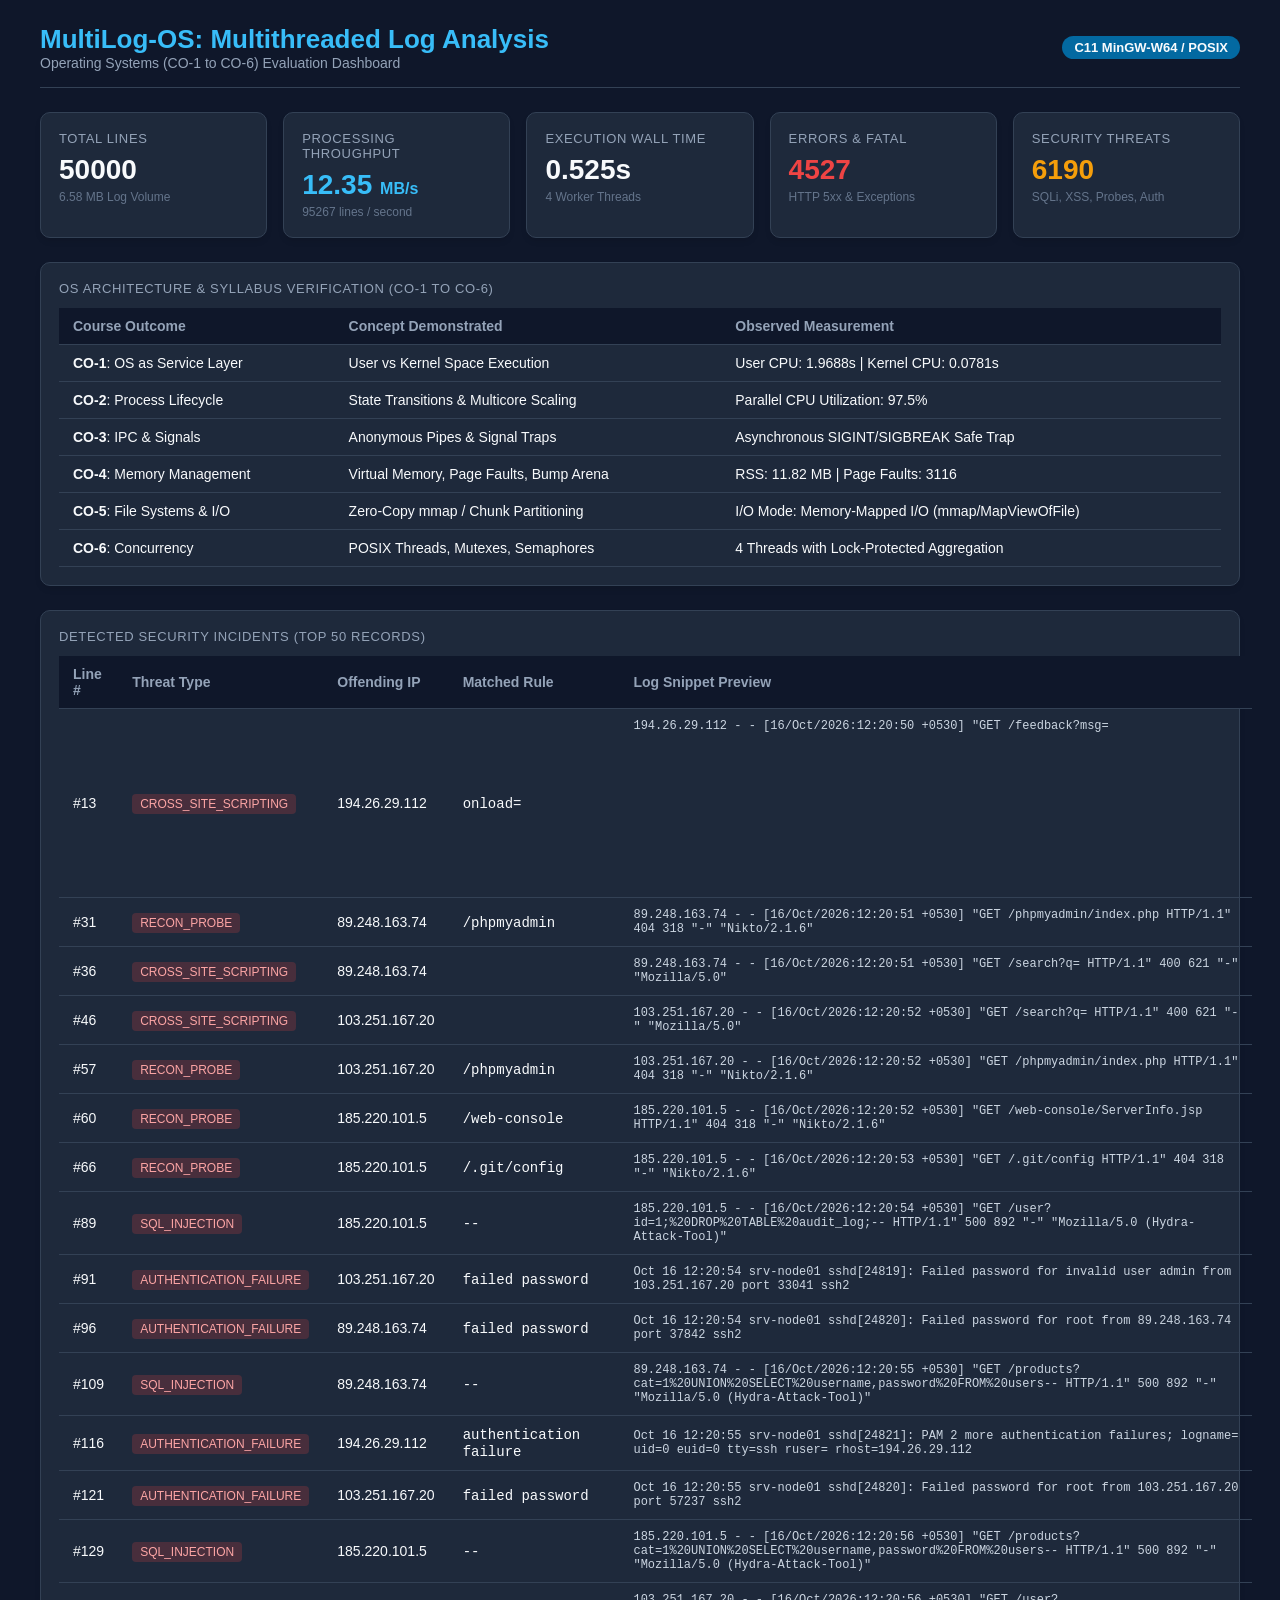
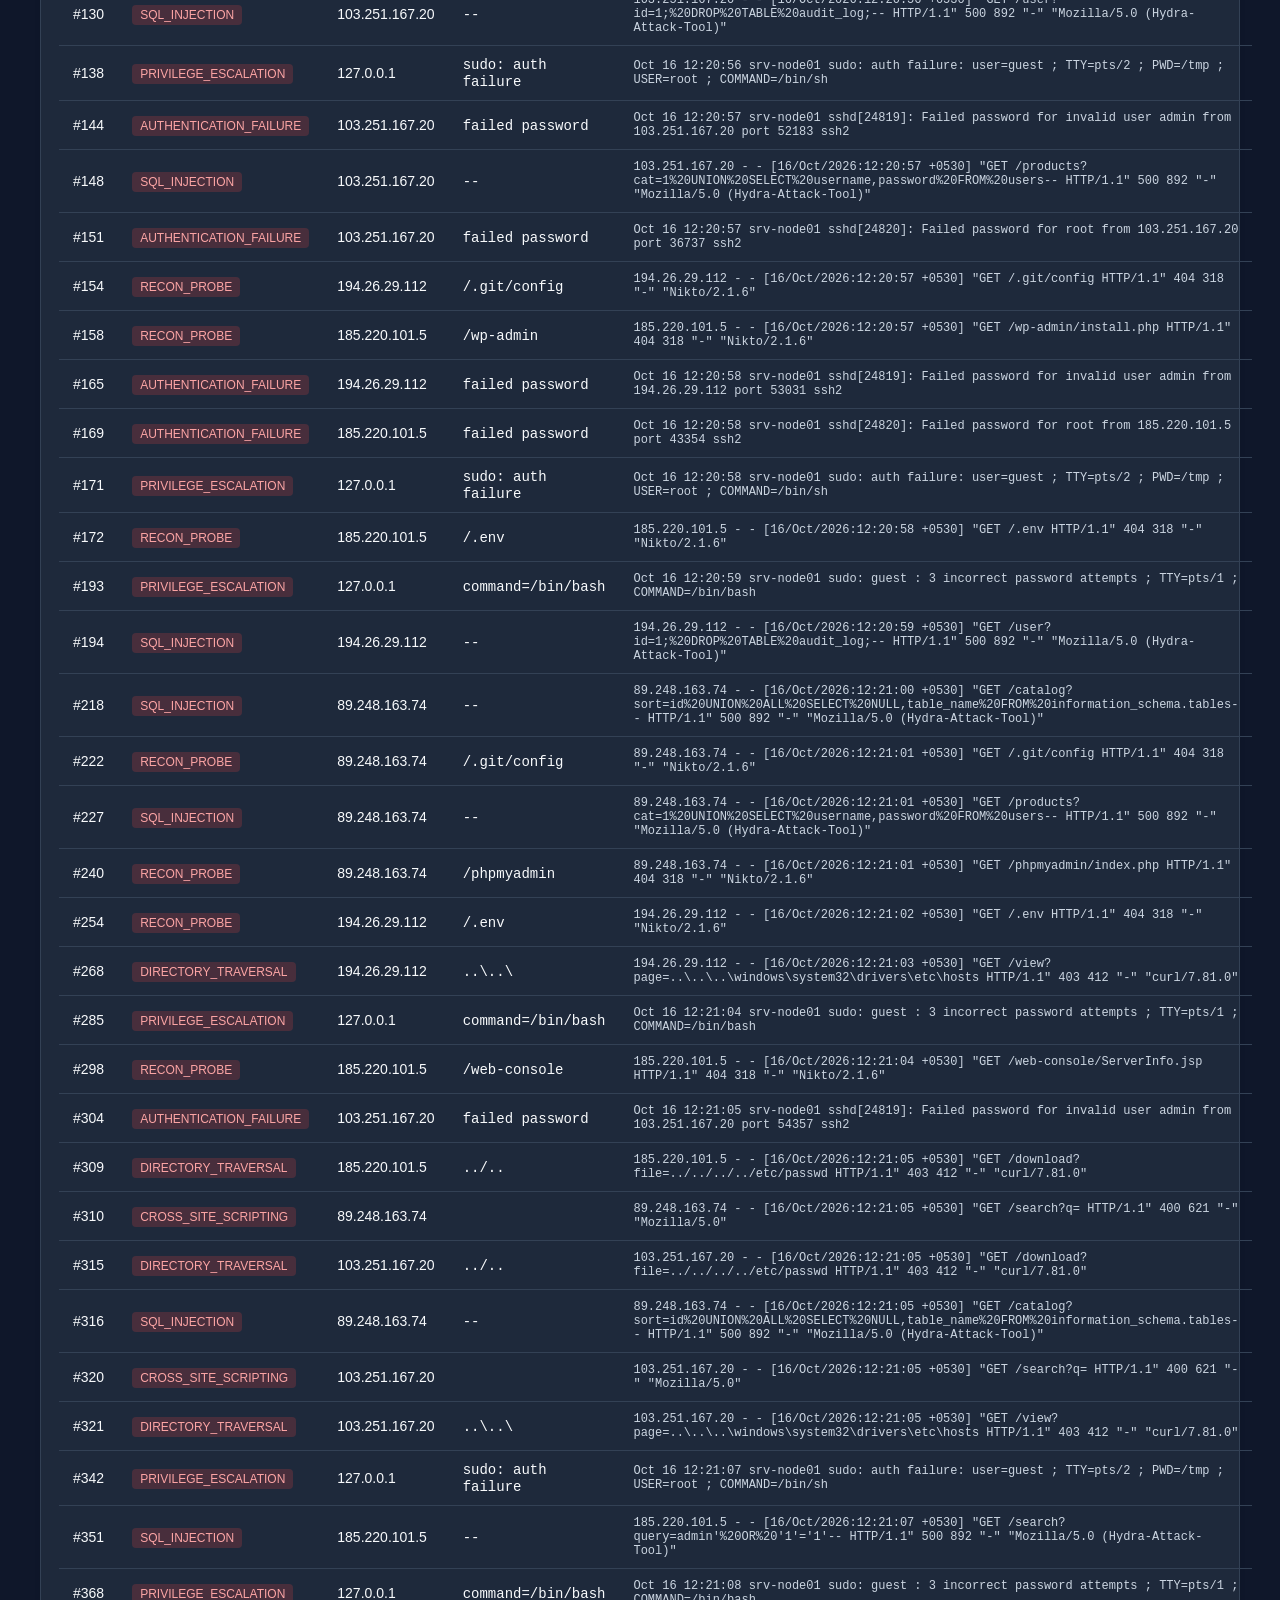
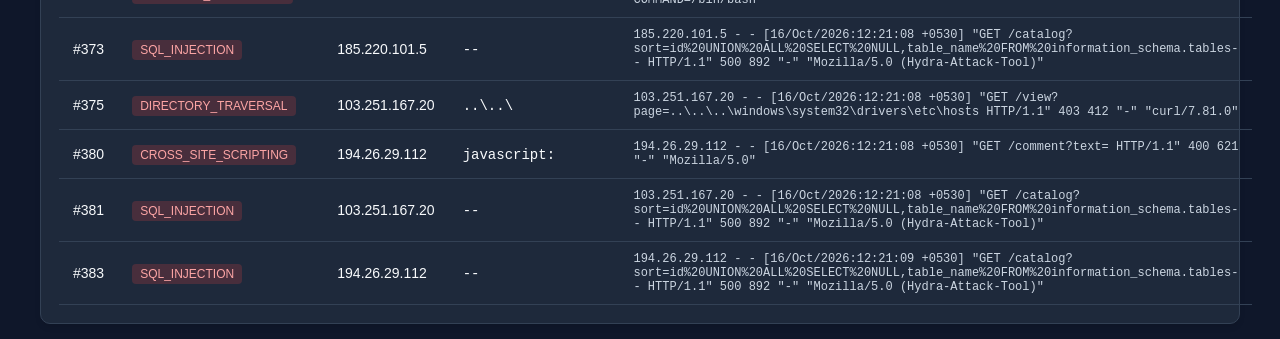
<file: data/report.html>
<!DOCTYPE html>
<html lang="en">
<head>
<meta charset="UTF-8">
<meta name="viewport" content="width=device-width, initial-scale=1.0">
<title>MultiLog-OS: Analysis Dashboard</title>
<style>
:root { --bg: #0f172a; --card: #1e293b; --text: #f8fafc; --accent: #38bdf8; --danger: #ef4444; --warn: #f59e0b; --success: #10b981; }
body { font-family: -apple-system, BlinkMacSystemFont, 'Segoe UI', Roboto, Helvetica, Arial, sans-serif; background: var(--bg); color: var(--text); margin: 0; padding: 24px; }
.container { max-width: 1200px; margin: 0 auto; }
header { display: flex; justify-content: space-between; align-items: center; border-bottom: 1px solid #334155; padding-bottom: 16px; margin-bottom: 24px; }
h1 { margin: 0; font-size: 26px; color: var(--accent); }
.badge { background: #0369a1; padding: 4px 12px; border-radius: 9999px; font-size: 13px; font-weight: 600; }
.grid { display: grid; grid-template-columns: repeat(auto-fit, minmax(220px, 1fr)); gap: 16px; margin-bottom: 24px; }
.card { background: var(--card); border-radius: 10px; padding: 18px; border: 1px solid #334155; box-shadow: 0 4px 6px -1px rgba(0,0,0,0.1); }
.card-title { font-size: 13px; text-transform: uppercase; letter-spacing: 0.05em; color: #94a3b8; margin-bottom: 8px; }
.card-val { font-size: 28px; font-weight: 700; }
.card-sub { font-size: 12px; color: #64748b; margin-top: 4px; }
table { width: 100%; border-collapse: collapse; margin-top: 12px; }
th, td { text-align: left; padding: 10px 14px; border-bottom: 1px solid #334155; font-size: 14px; }
th { background: #0f172a; color: #94a3b8; }
tr:hover { background: #334155; }
.tag-danger { color: var(--danger); font-weight: 600; }
.tag-warn { color: var(--warn); font-weight: 600; }
.tag-threat { background: rgba(239, 68, 68, 0.2); color: #fca5a5; padding: 3px 8px; border-radius: 4px; font-size: 12px; }
</style>
</head>
<body>
<div class="container">
<header><div><h1>MultiLog-OS: Multithreaded Log Analysis</h1><div style="color: #94a3b8; font-size: 14px;">Operating Systems (CO-1 to CO-6) Evaluation Dashboard</div></div><span class="badge">C11 MinGW-W64 / POSIX</span></header>
<div class="grid">
<div class="card"><div class="card-title">Total Lines</div><div class="card-val">50000</div><div class="card-sub">6.58 MB Log Volume</div></div>
<div class="card"><div class="card-title">Processing Throughput</div><div class="card-val" style="color: var(--accent);">12.35 <span style="font-size:16px">MB/s</span></div><div class="card-sub">95267 lines / second</div></div>
<div class="card"><div class="card-title">Execution Wall Time</div><div class="card-val">0.525s</div><div class="card-sub">4 Worker Threads</div></div>
<div class="card"><div class="card-title">Errors & Fatal</div><div class="card-val tag-danger">4527</div><div class="card-sub">HTTP 5xx & Exceptions</div></div>
<div class="card"><div class="card-title">Security Threats</div><div class="card-val tag-warn">6190</div><div class="card-sub">SQLi, XSS, Probes, Auth</div></div>
</div>
<div class="card" style="margin-bottom: 24px;"><div class="card-title">OS Architecture & Syllabus Verification (CO-1 to CO-6)</div>
<table><thead><tr><th>Course Outcome</th><th>Concept Demonstrated</th><th>Observed Measurement</th></tr></thead><tbody>
<tr><td><b>CO-1</b>: OS as Service Layer</td><td>User vs Kernel Space Execution</td><td>User CPU: 1.9688s | Kernel CPU: 0.0781s</td></tr>
<tr><td><b>CO-2</b>: Process Lifecycle</td><td>State Transitions & Multicore Scaling</td><td>Parallel CPU Utilization: 97.5%</td></tr>
<tr><td><b>CO-3</b>: IPC & Signals</td><td>Anonymous Pipes & Signal Traps</td><td>Asynchronous SIGINT/SIGBREAK Safe Trap</td></tr>
<tr><td><b>CO-4</b>: Memory Management</td><td>Virtual Memory, Page Faults, Bump Arena</td><td>RSS: 11.82 MB | Page Faults: 3116</td></tr>
<tr><td><b>CO-5</b>: File Systems & I/O</td><td>Zero-Copy mmap / Chunk Partitioning</td><td>I/O Mode: Memory-Mapped I/O (mmap/MapViewOfFile)</td></tr>
<tr><td><b>CO-6</b>: Concurrency</td><td>POSIX Threads, Mutexes, Semaphores</td><td>4 Threads with Lock-Protected Aggregation</td></tr>
</tbody></table></div>
<div class="card"><div class="card-title">Detected Security Incidents (Top 50 Records)</div>
<table><thead><tr><th>Line #</th><th>Threat Type</th><th>Offending IP</th><th>Matched Rule</th><th>Log Snippet Preview</th></tr></thead><tbody>
<tr><td>#13</td><td><span class="tag-threat">CROSS_SITE_SCRIPTING</span></td><td>194.26.29.112</td><td><code>onload=</code></td><td style="color:#cbd5e1;font-family:monospace;font-size:12px;">194.26.29.112 - - [16/Oct/2026:12:20:50 +0530] "GET /feedback?msg=<svg/onload=alert('pwned')> HTTP/1.1" 400 621 "-" "Mozilla/5.0"</td></tr>
<tr><td>#31</td><td><span class="tag-threat">RECON_PROBE</span></td><td>89.248.163.74</td><td><code>/phpmyadmin</code></td><td style="color:#cbd5e1;font-family:monospace;font-size:12px;">89.248.163.74 - - [16/Oct/2026:12:20:51 +0530] "GET /phpmyadmin/index.php HTTP/1.1" 404 318 "-" "Nikto/2.1.6"</td></tr>
<tr><td>#36</td><td><span class="tag-threat">CROSS_SITE_SCRIPTING</span></td><td>89.248.163.74</td><td><code><script</code></td><td style="color:#cbd5e1;font-family:monospace;font-size:12px;">89.248.163.74 - - [16/Oct/2026:12:20:51 +0530] "GET /search?q=<script>alert('XSS')</script> HTTP/1.1" 400 621 "-" "Mozilla/5.0"</td></tr>
<tr><td>#46</td><td><span class="tag-threat">CROSS_SITE_SCRIPTING</span></td><td>103.251.167.20</td><td><code><script</code></td><td style="color:#cbd5e1;font-family:monospace;font-size:12px;">103.251.167.20 - - [16/Oct/2026:12:20:52 +0530] "GET /search?q=<script>alert('XSS')</script> HTTP/1.1" 400 621 "-" "Mozilla/5.0"</td></tr>
<tr><td>#57</td><td><span class="tag-threat">RECON_PROBE</span></td><td>103.251.167.20</td><td><code>/phpmyadmin</code></td><td style="color:#cbd5e1;font-family:monospace;font-size:12px;">103.251.167.20 - - [16/Oct/2026:12:20:52 +0530] "GET /phpmyadmin/index.php HTTP/1.1" 404 318 "-" "Nikto/2.1.6"</td></tr>
<tr><td>#60</td><td><span class="tag-threat">RECON_PROBE</span></td><td>185.220.101.5</td><td><code>/web-console</code></td><td style="color:#cbd5e1;font-family:monospace;font-size:12px;">185.220.101.5 - - [16/Oct/2026:12:20:52 +0530] "GET /web-console/ServerInfo.jsp HTTP/1.1" 404 318 "-" "Nikto/2.1.6"</td></tr>
<tr><td>#66</td><td><span class="tag-threat">RECON_PROBE</span></td><td>185.220.101.5</td><td><code>/.git/config</code></td><td style="color:#cbd5e1;font-family:monospace;font-size:12px;">185.220.101.5 - - [16/Oct/2026:12:20:53 +0530] "GET /.git/config HTTP/1.1" 404 318 "-" "Nikto/2.1.6"</td></tr>
<tr><td>#89</td><td><span class="tag-threat">SQL_INJECTION</span></td><td>185.220.101.5</td><td><code>--</code></td><td style="color:#cbd5e1;font-family:monospace;font-size:12px;">185.220.101.5 - - [16/Oct/2026:12:20:54 +0530] "GET /user?id=1;%20DROP%20TABLE%20audit_log;-- HTTP/1.1" 500 892 "-" "Mozilla/5.0 (Hydra-Attack-Tool)"</td></tr>
<tr><td>#91</td><td><span class="tag-threat">AUTHENTICATION_FAILURE</span></td><td>103.251.167.20</td><td><code>failed password</code></td><td style="color:#cbd5e1;font-family:monospace;font-size:12px;">Oct 16 12:20:54 srv-node01 sshd[24819]: Failed password for invalid user admin from 103.251.167.20 port 33041 ssh2</td></tr>
<tr><td>#96</td><td><span class="tag-threat">AUTHENTICATION_FAILURE</span></td><td>89.248.163.74</td><td><code>failed password</code></td><td style="color:#cbd5e1;font-family:monospace;font-size:12px;">Oct 16 12:20:54 srv-node01 sshd[24820]: Failed password for root from 89.248.163.74 port 37842 ssh2</td></tr>
<tr><td>#109</td><td><span class="tag-threat">SQL_INJECTION</span></td><td>89.248.163.74</td><td><code>--</code></td><td style="color:#cbd5e1;font-family:monospace;font-size:12px;">89.248.163.74 - - [16/Oct/2026:12:20:55 +0530] "GET /products?cat=1%20UNION%20SELECT%20username,password%20FROM%20users-- HTTP/1.1" 500 892 "-" "Mozilla/5.0 (Hydra-Attack-Tool)"</td></tr>
<tr><td>#116</td><td><span class="tag-threat">AUTHENTICATION_FAILURE</span></td><td>194.26.29.112</td><td><code>authentication failure</code></td><td style="color:#cbd5e1;font-family:monospace;font-size:12px;">Oct 16 12:20:55 srv-node01 sshd[24821]: PAM 2 more authentication failures; logname= uid=0 euid=0 tty=ssh ruser= rhost=194.26.29.112</td></tr>
<tr><td>#121</td><td><span class="tag-threat">AUTHENTICATION_FAILURE</span></td><td>103.251.167.20</td><td><code>failed password</code></td><td style="color:#cbd5e1;font-family:monospace;font-size:12px;">Oct 16 12:20:55 srv-node01 sshd[24820]: Failed password for root from 103.251.167.20 port 57237 ssh2</td></tr>
<tr><td>#129</td><td><span class="tag-threat">SQL_INJECTION</span></td><td>185.220.101.5</td><td><code>--</code></td><td style="color:#cbd5e1;font-family:monospace;font-size:12px;">185.220.101.5 - - [16/Oct/2026:12:20:56 +0530] "GET /products?cat=1%20UNION%20SELECT%20username,password%20FROM%20users-- HTTP/1.1" 500 892 "-" "Mozilla/5.0 (Hydra-Attack-Tool)"</td></tr>
<tr><td>#130</td><td><span class="tag-threat">SQL_INJECTION</span></td><td>103.251.167.20</td><td><code>--</code></td><td style="color:#cbd5e1;font-family:monospace;font-size:12px;">103.251.167.20 - - [16/Oct/2026:12:20:56 +0530] "GET /user?id=1;%20DROP%20TABLE%20audit_log;-- HTTP/1.1" 500 892 "-" "Mozilla/5.0 (Hydra-Attack-Tool)"</td></tr>
<tr><td>#138</td><td><span class="tag-threat">PRIVILEGE_ESCALATION</span></td><td>127.0.0.1</td><td><code>sudo: auth failure</code></td><td style="color:#cbd5e1;font-family:monospace;font-size:12px;">Oct 16 12:20:56 srv-node01 sudo: auth failure: user=guest ; TTY=pts/2 ; PWD=/tmp ; USER=root ; COMMAND=/bin/sh</td></tr>
<tr><td>#144</td><td><span class="tag-threat">AUTHENTICATION_FAILURE</span></td><td>103.251.167.20</td><td><code>failed password</code></td><td style="color:#cbd5e1;font-family:monospace;font-size:12px;">Oct 16 12:20:57 srv-node01 sshd[24819]: Failed password for invalid user admin from 103.251.167.20 port 52183 ssh2</td></tr>
<tr><td>#148</td><td><span class="tag-threat">SQL_INJECTION</span></td><td>103.251.167.20</td><td><code>--</code></td><td style="color:#cbd5e1;font-family:monospace;font-size:12px;">103.251.167.20 - - [16/Oct/2026:12:20:57 +0530] "GET /products?cat=1%20UNION%20SELECT%20username,password%20FROM%20users-- HTTP/1.1" 500 892 "-" "Mozilla/5.0 (Hydra-Attack-Tool)"</td></tr>
<tr><td>#151</td><td><span class="tag-threat">AUTHENTICATION_FAILURE</span></td><td>103.251.167.20</td><td><code>failed password</code></td><td style="color:#cbd5e1;font-family:monospace;font-size:12px;">Oct 16 12:20:57 srv-node01 sshd[24820]: Failed password for root from 103.251.167.20 port 36737 ssh2</td></tr>
<tr><td>#154</td><td><span class="tag-threat">RECON_PROBE</span></td><td>194.26.29.112</td><td><code>/.git/config</code></td><td style="color:#cbd5e1;font-family:monospace;font-size:12px;">194.26.29.112 - - [16/Oct/2026:12:20:57 +0530] "GET /.git/config HTTP/1.1" 404 318 "-" "Nikto/2.1.6"</td></tr>
<tr><td>#158</td><td><span class="tag-threat">RECON_PROBE</span></td><td>185.220.101.5</td><td><code>/wp-admin</code></td><td style="color:#cbd5e1;font-family:monospace;font-size:12px;">185.220.101.5 - - [16/Oct/2026:12:20:57 +0530] "GET /wp-admin/install.php HTTP/1.1" 404 318 "-" "Nikto/2.1.6"</td></tr>
<tr><td>#165</td><td><span class="tag-threat">AUTHENTICATION_FAILURE</span></td><td>194.26.29.112</td><td><code>failed password</code></td><td style="color:#cbd5e1;font-family:monospace;font-size:12px;">Oct 16 12:20:58 srv-node01 sshd[24819]: Failed password for invalid user admin from 194.26.29.112 port 53031 ssh2</td></tr>
<tr><td>#169</td><td><span class="tag-threat">AUTHENTICATION_FAILURE</span></td><td>185.220.101.5</td><td><code>failed password</code></td><td style="color:#cbd5e1;font-family:monospace;font-size:12px;">Oct 16 12:20:58 srv-node01 sshd[24820]: Failed password for root from 185.220.101.5 port 43354 ssh2</td></tr>
<tr><td>#171</td><td><span class="tag-threat">PRIVILEGE_ESCALATION</span></td><td>127.0.0.1</td><td><code>sudo: auth failure</code></td><td style="color:#cbd5e1;font-family:monospace;font-size:12px;">Oct 16 12:20:58 srv-node01 sudo: auth failure: user=guest ; TTY=pts/2 ; PWD=/tmp ; USER=root ; COMMAND=/bin/sh</td></tr>
<tr><td>#172</td><td><span class="tag-threat">RECON_PROBE</span></td><td>185.220.101.5</td><td><code>/.env</code></td><td style="color:#cbd5e1;font-family:monospace;font-size:12px;">185.220.101.5 - - [16/Oct/2026:12:20:58 +0530] "GET /.env HTTP/1.1" 404 318 "-" "Nikto/2.1.6"</td></tr>
<tr><td>#193</td><td><span class="tag-threat">PRIVILEGE_ESCALATION</span></td><td>127.0.0.1</td><td><code>command=/bin/bash</code></td><td style="color:#cbd5e1;font-family:monospace;font-size:12px;">Oct 16 12:20:59 srv-node01 sudo: guest : 3 incorrect password attempts ; TTY=pts/1 ; COMMAND=/bin/bash</td></tr>
<tr><td>#194</td><td><span class="tag-threat">SQL_INJECTION</span></td><td>194.26.29.112</td><td><code>--</code></td><td style="color:#cbd5e1;font-family:monospace;font-size:12px;">194.26.29.112 - - [16/Oct/2026:12:20:59 +0530] "GET /user?id=1;%20DROP%20TABLE%20audit_log;-- HTTP/1.1" 500 892 "-" "Mozilla/5.0 (Hydra-Attack-Tool)"</td></tr>
<tr><td>#218</td><td><span class="tag-threat">SQL_INJECTION</span></td><td>89.248.163.74</td><td><code>--</code></td><td style="color:#cbd5e1;font-family:monospace;font-size:12px;">89.248.163.74 - - [16/Oct/2026:12:21:00 +0530] "GET /catalog?sort=id%20UNION%20ALL%20SELECT%20NULL,table_name%20FROM%20information_schema.tables-- HTTP/1.1" 500 892 "-" "Mozilla/5.0 (Hydra-Attack-Tool)"</td></tr>
<tr><td>#222</td><td><span class="tag-threat">RECON_PROBE</span></td><td>89.248.163.74</td><td><code>/.git/config</code></td><td style="color:#cbd5e1;font-family:monospace;font-size:12px;">89.248.163.74 - - [16/Oct/2026:12:21:01 +0530] "GET /.git/config HTTP/1.1" 404 318 "-" "Nikto/2.1.6"</td></tr>
<tr><td>#227</td><td><span class="tag-threat">SQL_INJECTION</span></td><td>89.248.163.74</td><td><code>--</code></td><td style="color:#cbd5e1;font-family:monospace;font-size:12px;">89.248.163.74 - - [16/Oct/2026:12:21:01 +0530] "GET /products?cat=1%20UNION%20SELECT%20username,password%20FROM%20users-- HTTP/1.1" 500 892 "-" "Mozilla/5.0 (Hydra-Attack-Tool)"</td></tr>
<tr><td>#240</td><td><span class="tag-threat">RECON_PROBE</span></td><td>89.248.163.74</td><td><code>/phpmyadmin</code></td><td style="color:#cbd5e1;font-family:monospace;font-size:12px;">89.248.163.74 - - [16/Oct/2026:12:21:01 +0530] "GET /phpmyadmin/index.php HTTP/1.1" 404 318 "-" "Nikto/2.1.6"</td></tr>
<tr><td>#254</td><td><span class="tag-threat">RECON_PROBE</span></td><td>194.26.29.112</td><td><code>/.env</code></td><td style="color:#cbd5e1;font-family:monospace;font-size:12px;">194.26.29.112 - - [16/Oct/2026:12:21:02 +0530] "GET /.env HTTP/1.1" 404 318 "-" "Nikto/2.1.6"</td></tr>
<tr><td>#268</td><td><span class="tag-threat">DIRECTORY_TRAVERSAL</span></td><td>194.26.29.112</td><td><code>..\..\</code></td><td style="color:#cbd5e1;font-family:monospace;font-size:12px;">194.26.29.112 - - [16/Oct/2026:12:21:03 +0530] "GET /view?page=..\..\..\windows\system32\drivers\etc\hosts HTTP/1.1" 403 412 "-" "curl/7.81.0"</td></tr>
<tr><td>#285</td><td><span class="tag-threat">PRIVILEGE_ESCALATION</span></td><td>127.0.0.1</td><td><code>command=/bin/bash</code></td><td style="color:#cbd5e1;font-family:monospace;font-size:12px;">Oct 16 12:21:04 srv-node01 sudo: guest : 3 incorrect password attempts ; TTY=pts/1 ; COMMAND=/bin/bash</td></tr>
<tr><td>#298</td><td><span class="tag-threat">RECON_PROBE</span></td><td>185.220.101.5</td><td><code>/web-console</code></td><td style="color:#cbd5e1;font-family:monospace;font-size:12px;">185.220.101.5 - - [16/Oct/2026:12:21:04 +0530] "GET /web-console/ServerInfo.jsp HTTP/1.1" 404 318 "-" "Nikto/2.1.6"</td></tr>
<tr><td>#304</td><td><span class="tag-threat">AUTHENTICATION_FAILURE</span></td><td>103.251.167.20</td><td><code>failed password</code></td><td style="color:#cbd5e1;font-family:monospace;font-size:12px;">Oct 16 12:21:05 srv-node01 sshd[24819]: Failed password for invalid user admin from 103.251.167.20 port 54357 ssh2</td></tr>
<tr><td>#309</td><td><span class="tag-threat">DIRECTORY_TRAVERSAL</span></td><td>185.220.101.5</td><td><code>../..</code></td><td style="color:#cbd5e1;font-family:monospace;font-size:12px;">185.220.101.5 - - [16/Oct/2026:12:21:05 +0530] "GET /download?file=../../../../etc/passwd HTTP/1.1" 403 412 "-" "curl/7.81.0"</td></tr>
<tr><td>#310</td><td><span class="tag-threat">CROSS_SITE_SCRIPTING</span></td><td>89.248.163.74</td><td><code><script</code></td><td style="color:#cbd5e1;font-family:monospace;font-size:12px;">89.248.163.74 - - [16/Oct/2026:12:21:05 +0530] "GET /search?q=<script>alert('XSS')</script> HTTP/1.1" 400 621 "-" "Mozilla/5.0"</td></tr>
<tr><td>#315</td><td><span class="tag-threat">DIRECTORY_TRAVERSAL</span></td><td>103.251.167.20</td><td><code>../..</code></td><td style="color:#cbd5e1;font-family:monospace;font-size:12px;">103.251.167.20 - - [16/Oct/2026:12:21:05 +0530] "GET /download?file=../../../../etc/passwd HTTP/1.1" 403 412 "-" "curl/7.81.0"</td></tr>
<tr><td>#316</td><td><span class="tag-threat">SQL_INJECTION</span></td><td>89.248.163.74</td><td><code>--</code></td><td style="color:#cbd5e1;font-family:monospace;font-size:12px;">89.248.163.74 - - [16/Oct/2026:12:21:05 +0530] "GET /catalog?sort=id%20UNION%20ALL%20SELECT%20NULL,table_name%20FROM%20information_schema.tables-- HTTP/1.1" 500 892 "-" "Mozilla/5.0 (Hydra-Attack-Tool)"</td></tr>
<tr><td>#320</td><td><span class="tag-threat">CROSS_SITE_SCRIPTING</span></td><td>103.251.167.20</td><td><code><script</code></td><td style="color:#cbd5e1;font-family:monospace;font-size:12px;">103.251.167.20 - - [16/Oct/2026:12:21:05 +0530] "GET /search?q=<script>alert('XSS')</script> HTTP/1.1" 400 621 "-" "Mozilla/5.0"</td></tr>
<tr><td>#321</td><td><span class="tag-threat">DIRECTORY_TRAVERSAL</span></td><td>103.251.167.20</td><td><code>..\..\</code></td><td style="color:#cbd5e1;font-family:monospace;font-size:12px;">103.251.167.20 - - [16/Oct/2026:12:21:05 +0530] "GET /view?page=..\..\..\windows\system32\drivers\etc\hosts HTTP/1.1" 403 412 "-" "curl/7.81.0"</td></tr>
<tr><td>#342</td><td><span class="tag-threat">PRIVILEGE_ESCALATION</span></td><td>127.0.0.1</td><td><code>sudo: auth failure</code></td><td style="color:#cbd5e1;font-family:monospace;font-size:12px;">Oct 16 12:21:07 srv-node01 sudo: auth failure: user=guest ; TTY=pts/2 ; PWD=/tmp ; USER=root ; COMMAND=/bin/sh</td></tr>
<tr><td>#351</td><td><span class="tag-threat">SQL_INJECTION</span></td><td>185.220.101.5</td><td><code>--</code></td><td style="color:#cbd5e1;font-family:monospace;font-size:12px;">185.220.101.5 - - [16/Oct/2026:12:21:07 +0530] "GET /search?query=admin'%20OR%20'1'='1'-- HTTP/1.1" 500 892 "-" "Mozilla/5.0 (Hydra-Attack-Tool)"</td></tr>
<tr><td>#368</td><td><span class="tag-threat">PRIVILEGE_ESCALATION</span></td><td>127.0.0.1</td><td><code>command=/bin/bash</code></td><td style="color:#cbd5e1;font-family:monospace;font-size:12px;">Oct 16 12:21:08 srv-node01 sudo: guest : 3 incorrect password attempts ; TTY=pts/1 ; COMMAND=/bin/bash</td></tr>
<tr><td>#373</td><td><span class="tag-threat">SQL_INJECTION</span></td><td>185.220.101.5</td><td><code>--</code></td><td style="color:#cbd5e1;font-family:monospace;font-size:12px;">185.220.101.5 - - [16/Oct/2026:12:21:08 +0530] "GET /catalog?sort=id%20UNION%20ALL%20SELECT%20NULL,table_name%20FROM%20information_schema.tables-- HTTP/1.1" 500 892 "-" "Mozilla/5.0 (Hydra-Attack-Tool)"</td></tr>
<tr><td>#375</td><td><span class="tag-threat">DIRECTORY_TRAVERSAL</span></td><td>103.251.167.20</td><td><code>..\..\</code></td><td style="color:#cbd5e1;font-family:monospace;font-size:12px;">103.251.167.20 - - [16/Oct/2026:12:21:08 +0530] "GET /view?page=..\..\..\windows\system32\drivers\etc\hosts HTTP/1.1" 403 412 "-" "curl/7.81.0"</td></tr>
<tr><td>#380</td><td><span class="tag-threat">CROSS_SITE_SCRIPTING</span></td><td>194.26.29.112</td><td><code>javascript:</code></td><td style="color:#cbd5e1;font-family:monospace;font-size:12px;">194.26.29.112 - - [16/Oct/2026:12:21:08 +0530] "GET /comment?text=<iframe%20src=javascript:alert(document.cookie)> HTTP/1.1" 400 621 "-" "Mozilla/5.0"</td></tr>
<tr><td>#381</td><td><span class="tag-threat">SQL_INJECTION</span></td><td>103.251.167.20</td><td><code>--</code></td><td style="color:#cbd5e1;font-family:monospace;font-size:12px;">103.251.167.20 - - [16/Oct/2026:12:21:08 +0530] "GET /catalog?sort=id%20UNION%20ALL%20SELECT%20NULL,table_name%20FROM%20information_schema.tables-- HTTP/1.1" 500 892 "-" "Mozilla/5.0 (Hydra-Attack-Tool)"</td></tr>
<tr><td>#383</td><td><span class="tag-threat">SQL_INJECTION</span></td><td>194.26.29.112</td><td><code>--</code></td><td style="color:#cbd5e1;font-family:monospace;font-size:12px;">194.26.29.112 - - [16/Oct/2026:12:21:09 +0530] "GET /catalog?sort=id%20UNION%20ALL%20SELECT%20NULL,table_name%20FROM%20information_schema.tables-- HTTP/1.1" 500 892 "-" "Mozilla/5.0 (Hydra-Attack-Tool)"</td></tr>
</tbody></table></div>
</div></body></html>
</file>
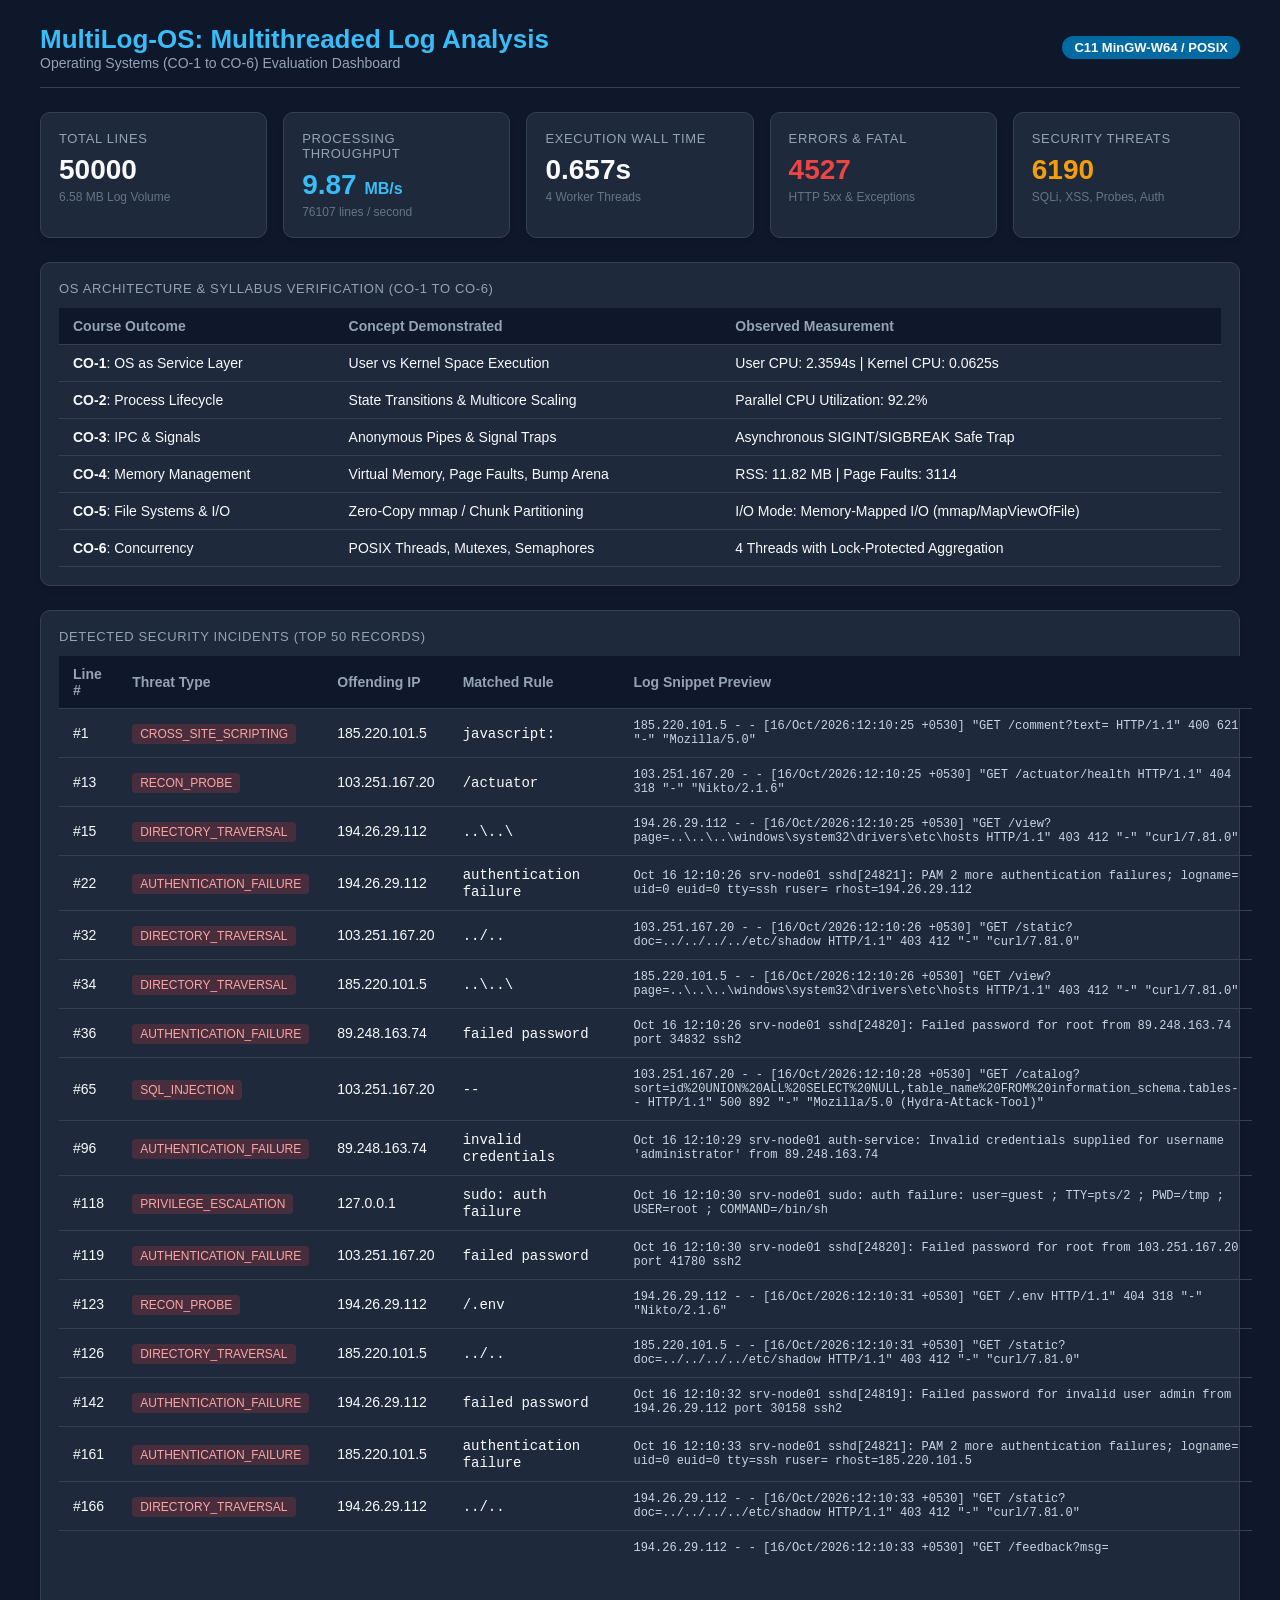
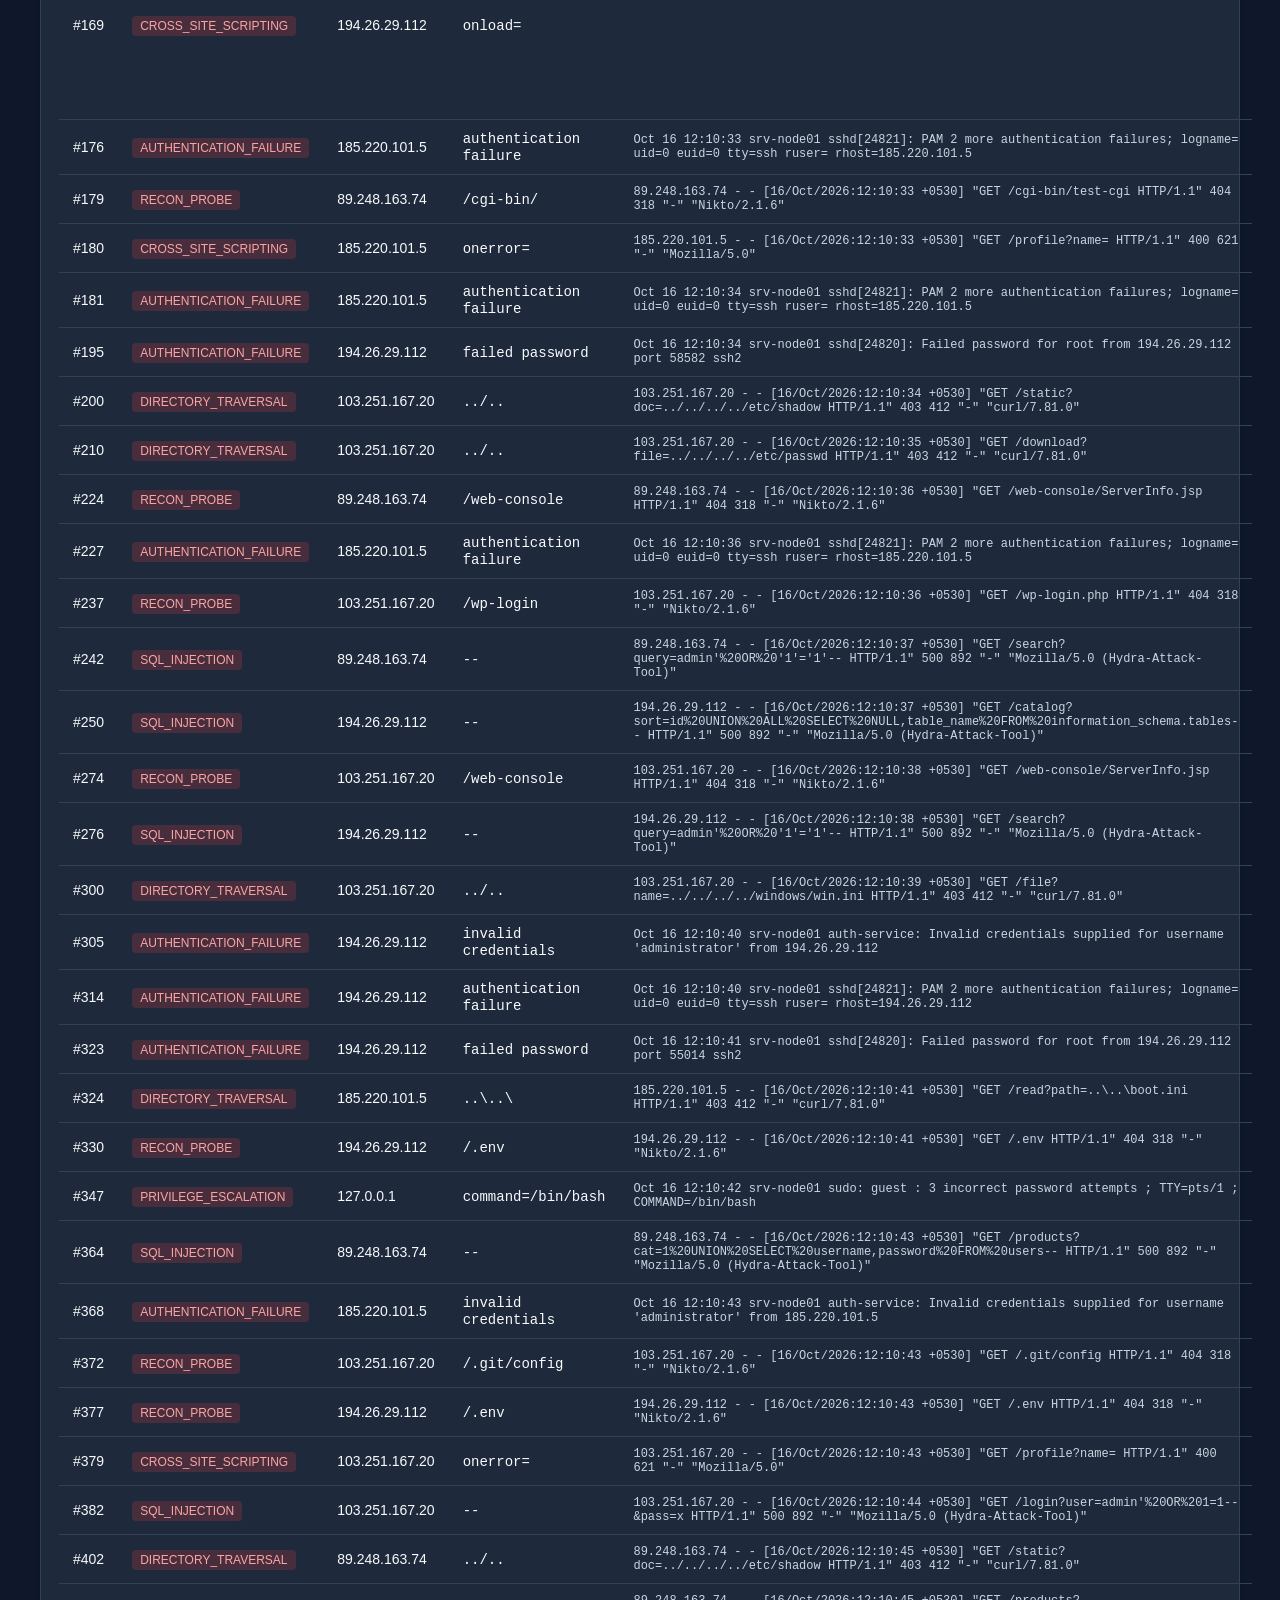
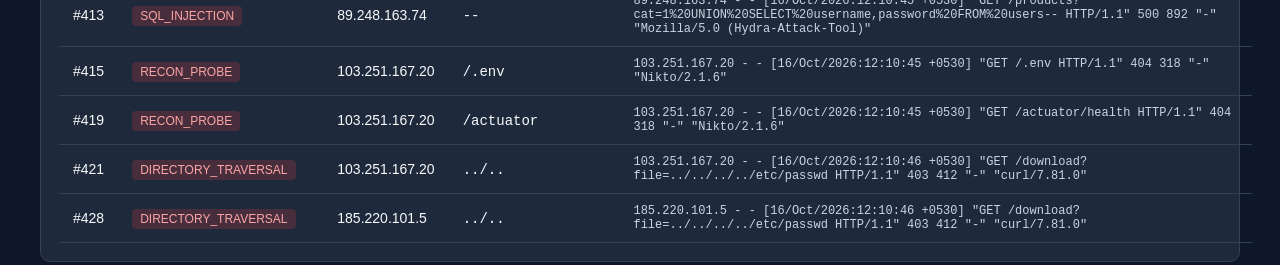
<file: data/test_rep.html>
<!DOCTYPE html>
<html lang="en">
<head>
<meta charset="UTF-8">
<meta name="viewport" content="width=device-width, initial-scale=1.0">
<title>MultiLog-OS: Analysis Dashboard</title>
<style>
:root { --bg: #0f172a; --card: #1e293b; --text: #f8fafc; --accent: #38bdf8; --danger: #ef4444; --warn: #f59e0b; --success: #10b981; }
body { font-family: -apple-system, BlinkMacSystemFont, 'Segoe UI', Roboto, Helvetica, Arial, sans-serif; background: var(--bg); color: var(--text); margin: 0; padding: 24px; }
.container { max-width: 1200px; margin: 0 auto; }
header { display: flex; justify-content: space-between; align-items: center; border-bottom: 1px solid #334155; padding-bottom: 16px; margin-bottom: 24px; }
h1 { margin: 0; font-size: 26px; color: var(--accent); }
.badge { background: #0369a1; padding: 4px 12px; border-radius: 9999px; font-size: 13px; font-weight: 600; }
.grid { display: grid; grid-template-columns: repeat(auto-fit, minmax(220px, 1fr)); gap: 16px; margin-bottom: 24px; }
.card { background: var(--card); border-radius: 10px; padding: 18px; border: 1px solid #334155; box-shadow: 0 4px 6px -1px rgba(0,0,0,0.1); }
.card-title { font-size: 13px; text-transform: uppercase; letter-spacing: 0.05em; color: #94a3b8; margin-bottom: 8px; }
.card-val { font-size: 28px; font-weight: 700; }
.card-sub { font-size: 12px; color: #64748b; margin-top: 4px; }
table { width: 100%; border-collapse: collapse; margin-top: 12px; }
th, td { text-align: left; padding: 10px 14px; border-bottom: 1px solid #334155; font-size: 14px; }
th { background: #0f172a; color: #94a3b8; }
tr:hover { background: #334155; }
.tag-danger { color: var(--danger); font-weight: 600; }
.tag-warn { color: var(--warn); font-weight: 600; }
.tag-threat { background: rgba(239, 68, 68, 0.2); color: #fca5a5; padding: 3px 8px; border-radius: 4px; font-size: 12px; }
</style>
</head>
<body>
<div class="container">
<header><div><h1>MultiLog-OS: Multithreaded Log Analysis</h1><div style="color: #94a3b8; font-size: 14px;">Operating Systems (CO-1 to CO-6) Evaluation Dashboard</div></div><span class="badge">C11 MinGW-W64 / POSIX</span></header>
<div class="grid">
<div class="card"><div class="card-title">Total Lines</div><div class="card-val">50000</div><div class="card-sub">6.58 MB Log Volume</div></div>
<div class="card"><div class="card-title">Processing Throughput</div><div class="card-val" style="color: var(--accent);">9.87 <span style="font-size:16px">MB/s</span></div><div class="card-sub">76107 lines / second</div></div>
<div class="card"><div class="card-title">Execution Wall Time</div><div class="card-val">0.657s</div><div class="card-sub">4 Worker Threads</div></div>
<div class="card"><div class="card-title">Errors & Fatal</div><div class="card-val tag-danger">4527</div><div class="card-sub">HTTP 5xx & Exceptions</div></div>
<div class="card"><div class="card-title">Security Threats</div><div class="card-val tag-warn">6190</div><div class="card-sub">SQLi, XSS, Probes, Auth</div></div>
</div>
<div class="card" style="margin-bottom: 24px;"><div class="card-title">OS Architecture & Syllabus Verification (CO-1 to CO-6)</div>
<table><thead><tr><th>Course Outcome</th><th>Concept Demonstrated</th><th>Observed Measurement</th></tr></thead><tbody>
<tr><td><b>CO-1</b>: OS as Service Layer</td><td>User vs Kernel Space Execution</td><td>User CPU: 2.3594s | Kernel CPU: 0.0625s</td></tr>
<tr><td><b>CO-2</b>: Process Lifecycle</td><td>State Transitions & Multicore Scaling</td><td>Parallel CPU Utilization: 92.2%</td></tr>
<tr><td><b>CO-3</b>: IPC & Signals</td><td>Anonymous Pipes & Signal Traps</td><td>Asynchronous SIGINT/SIGBREAK Safe Trap</td></tr>
<tr><td><b>CO-4</b>: Memory Management</td><td>Virtual Memory, Page Faults, Bump Arena</td><td>RSS: 11.82 MB | Page Faults: 3114</td></tr>
<tr><td><b>CO-5</b>: File Systems & I/O</td><td>Zero-Copy mmap / Chunk Partitioning</td><td>I/O Mode: Memory-Mapped I/O (mmap/MapViewOfFile)</td></tr>
<tr><td><b>CO-6</b>: Concurrency</td><td>POSIX Threads, Mutexes, Semaphores</td><td>4 Threads with Lock-Protected Aggregation</td></tr>
</tbody></table></div>
<div class="card"><div class="card-title">Detected Security Incidents (Top 50 Records)</div>
<table><thead><tr><th>Line #</th><th>Threat Type</th><th>Offending IP</th><th>Matched Rule</th><th>Log Snippet Preview</th></tr></thead><tbody>
<tr><td>#1</td><td><span class="tag-threat">CROSS_SITE_SCRIPTING</span></td><td>185.220.101.5</td><td><code>javascript:</code></td><td style="color:#cbd5e1;font-family:monospace;font-size:12px;">185.220.101.5 - - [16/Oct/2026:12:10:25 +0530] "GET /comment?text=<iframe%20src=javascript:alert(document.cookie)> HTTP/1.1" 400 621 "-" "Mozilla/5.0"</td></tr>
<tr><td>#13</td><td><span class="tag-threat">RECON_PROBE</span></td><td>103.251.167.20</td><td><code>/actuator</code></td><td style="color:#cbd5e1;font-family:monospace;font-size:12px;">103.251.167.20 - - [16/Oct/2026:12:10:25 +0530] "GET /actuator/health HTTP/1.1" 404 318 "-" "Nikto/2.1.6"</td></tr>
<tr><td>#15</td><td><span class="tag-threat">DIRECTORY_TRAVERSAL</span></td><td>194.26.29.112</td><td><code>..\..\</code></td><td style="color:#cbd5e1;font-family:monospace;font-size:12px;">194.26.29.112 - - [16/Oct/2026:12:10:25 +0530] "GET /view?page=..\..\..\windows\system32\drivers\etc\hosts HTTP/1.1" 403 412 "-" "curl/7.81.0"</td></tr>
<tr><td>#22</td><td><span class="tag-threat">AUTHENTICATION_FAILURE</span></td><td>194.26.29.112</td><td><code>authentication failure</code></td><td style="color:#cbd5e1;font-family:monospace;font-size:12px;">Oct 16 12:10:26 srv-node01 sshd[24821]: PAM 2 more authentication failures; logname= uid=0 euid=0 tty=ssh ruser= rhost=194.26.29.112</td></tr>
<tr><td>#32</td><td><span class="tag-threat">DIRECTORY_TRAVERSAL</span></td><td>103.251.167.20</td><td><code>../..</code></td><td style="color:#cbd5e1;font-family:monospace;font-size:12px;">103.251.167.20 - - [16/Oct/2026:12:10:26 +0530] "GET /static?doc=../../../../etc/shadow HTTP/1.1" 403 412 "-" "curl/7.81.0"</td></tr>
<tr><td>#34</td><td><span class="tag-threat">DIRECTORY_TRAVERSAL</span></td><td>185.220.101.5</td><td><code>..\..\</code></td><td style="color:#cbd5e1;font-family:monospace;font-size:12px;">185.220.101.5 - - [16/Oct/2026:12:10:26 +0530] "GET /view?page=..\..\..\windows\system32\drivers\etc\hosts HTTP/1.1" 403 412 "-" "curl/7.81.0"</td></tr>
<tr><td>#36</td><td><span class="tag-threat">AUTHENTICATION_FAILURE</span></td><td>89.248.163.74</td><td><code>failed password</code></td><td style="color:#cbd5e1;font-family:monospace;font-size:12px;">Oct 16 12:10:26 srv-node01 sshd[24820]: Failed password for root from 89.248.163.74 port 34832 ssh2</td></tr>
<tr><td>#65</td><td><span class="tag-threat">SQL_INJECTION</span></td><td>103.251.167.20</td><td><code>--</code></td><td style="color:#cbd5e1;font-family:monospace;font-size:12px;">103.251.167.20 - - [16/Oct/2026:12:10:28 +0530] "GET /catalog?sort=id%20UNION%20ALL%20SELECT%20NULL,table_name%20FROM%20information_schema.tables-- HTTP/1.1" 500 892 "-" "Mozilla/5.0 (Hydra-Attack-Tool)"</td></tr>
<tr><td>#96</td><td><span class="tag-threat">AUTHENTICATION_FAILURE</span></td><td>89.248.163.74</td><td><code>invalid credentials</code></td><td style="color:#cbd5e1;font-family:monospace;font-size:12px;">Oct 16 12:10:29 srv-node01 auth-service: Invalid credentials supplied for username 'administrator' from 89.248.163.74</td></tr>
<tr><td>#118</td><td><span class="tag-threat">PRIVILEGE_ESCALATION</span></td><td>127.0.0.1</td><td><code>sudo: auth failure</code></td><td style="color:#cbd5e1;font-family:monospace;font-size:12px;">Oct 16 12:10:30 srv-node01 sudo: auth failure: user=guest ; TTY=pts/2 ; PWD=/tmp ; USER=root ; COMMAND=/bin/sh</td></tr>
<tr><td>#119</td><td><span class="tag-threat">AUTHENTICATION_FAILURE</span></td><td>103.251.167.20</td><td><code>failed password</code></td><td style="color:#cbd5e1;font-family:monospace;font-size:12px;">Oct 16 12:10:30 srv-node01 sshd[24820]: Failed password for root from 103.251.167.20 port 41780 ssh2</td></tr>
<tr><td>#123</td><td><span class="tag-threat">RECON_PROBE</span></td><td>194.26.29.112</td><td><code>/.env</code></td><td style="color:#cbd5e1;font-family:monospace;font-size:12px;">194.26.29.112 - - [16/Oct/2026:12:10:31 +0530] "GET /.env HTTP/1.1" 404 318 "-" "Nikto/2.1.6"</td></tr>
<tr><td>#126</td><td><span class="tag-threat">DIRECTORY_TRAVERSAL</span></td><td>185.220.101.5</td><td><code>../..</code></td><td style="color:#cbd5e1;font-family:monospace;font-size:12px;">185.220.101.5 - - [16/Oct/2026:12:10:31 +0530] "GET /static?doc=../../../../etc/shadow HTTP/1.1" 403 412 "-" "curl/7.81.0"</td></tr>
<tr><td>#142</td><td><span class="tag-threat">AUTHENTICATION_FAILURE</span></td><td>194.26.29.112</td><td><code>failed password</code></td><td style="color:#cbd5e1;font-family:monospace;font-size:12px;">Oct 16 12:10:32 srv-node01 sshd[24819]: Failed password for invalid user admin from 194.26.29.112 port 30158 ssh2</td></tr>
<tr><td>#161</td><td><span class="tag-threat">AUTHENTICATION_FAILURE</span></td><td>185.220.101.5</td><td><code>authentication failure</code></td><td style="color:#cbd5e1;font-family:monospace;font-size:12px;">Oct 16 12:10:33 srv-node01 sshd[24821]: PAM 2 more authentication failures; logname= uid=0 euid=0 tty=ssh ruser= rhost=185.220.101.5</td></tr>
<tr><td>#166</td><td><span class="tag-threat">DIRECTORY_TRAVERSAL</span></td><td>194.26.29.112</td><td><code>../..</code></td><td style="color:#cbd5e1;font-family:monospace;font-size:12px;">194.26.29.112 - - [16/Oct/2026:12:10:33 +0530] "GET /static?doc=../../../../etc/shadow HTTP/1.1" 403 412 "-" "curl/7.81.0"</td></tr>
<tr><td>#169</td><td><span class="tag-threat">CROSS_SITE_SCRIPTING</span></td><td>194.26.29.112</td><td><code>onload=</code></td><td style="color:#cbd5e1;font-family:monospace;font-size:12px;">194.26.29.112 - - [16/Oct/2026:12:10:33 +0530] "GET /feedback?msg=<svg/onload=alert('pwned')> HTTP/1.1" 400 621 "-" "Mozilla/5.0"</td></tr>
<tr><td>#176</td><td><span class="tag-threat">AUTHENTICATION_FAILURE</span></td><td>185.220.101.5</td><td><code>authentication failure</code></td><td style="color:#cbd5e1;font-family:monospace;font-size:12px;">Oct 16 12:10:33 srv-node01 sshd[24821]: PAM 2 more authentication failures; logname= uid=0 euid=0 tty=ssh ruser= rhost=185.220.101.5</td></tr>
<tr><td>#179</td><td><span class="tag-threat">RECON_PROBE</span></td><td>89.248.163.74</td><td><code>/cgi-bin/</code></td><td style="color:#cbd5e1;font-family:monospace;font-size:12px;">89.248.163.74 - - [16/Oct/2026:12:10:33 +0530] "GET /cgi-bin/test-cgi HTTP/1.1" 404 318 "-" "Nikto/2.1.6"</td></tr>
<tr><td>#180</td><td><span class="tag-threat">CROSS_SITE_SCRIPTING</span></td><td>185.220.101.5</td><td><code>onerror=</code></td><td style="color:#cbd5e1;font-family:monospace;font-size:12px;">185.220.101.5 - - [16/Oct/2026:12:10:33 +0530] "GET /profile?name=<img%20src=x%20onerror=alert(1)> HTTP/1.1" 400 621 "-" "Mozilla/5.0"</td></tr>
<tr><td>#181</td><td><span class="tag-threat">AUTHENTICATION_FAILURE</span></td><td>185.220.101.5</td><td><code>authentication failure</code></td><td style="color:#cbd5e1;font-family:monospace;font-size:12px;">Oct 16 12:10:34 srv-node01 sshd[24821]: PAM 2 more authentication failures; logname= uid=0 euid=0 tty=ssh ruser= rhost=185.220.101.5</td></tr>
<tr><td>#195</td><td><span class="tag-threat">AUTHENTICATION_FAILURE</span></td><td>194.26.29.112</td><td><code>failed password</code></td><td style="color:#cbd5e1;font-family:monospace;font-size:12px;">Oct 16 12:10:34 srv-node01 sshd[24820]: Failed password for root from 194.26.29.112 port 58582 ssh2</td></tr>
<tr><td>#200</td><td><span class="tag-threat">DIRECTORY_TRAVERSAL</span></td><td>103.251.167.20</td><td><code>../..</code></td><td style="color:#cbd5e1;font-family:monospace;font-size:12px;">103.251.167.20 - - [16/Oct/2026:12:10:34 +0530] "GET /static?doc=../../../../etc/shadow HTTP/1.1" 403 412 "-" "curl/7.81.0"</td></tr>
<tr><td>#210</td><td><span class="tag-threat">DIRECTORY_TRAVERSAL</span></td><td>103.251.167.20</td><td><code>../..</code></td><td style="color:#cbd5e1;font-family:monospace;font-size:12px;">103.251.167.20 - - [16/Oct/2026:12:10:35 +0530] "GET /download?file=../../../../etc/passwd HTTP/1.1" 403 412 "-" "curl/7.81.0"</td></tr>
<tr><td>#224</td><td><span class="tag-threat">RECON_PROBE</span></td><td>89.248.163.74</td><td><code>/web-console</code></td><td style="color:#cbd5e1;font-family:monospace;font-size:12px;">89.248.163.74 - - [16/Oct/2026:12:10:36 +0530] "GET /web-console/ServerInfo.jsp HTTP/1.1" 404 318 "-" "Nikto/2.1.6"</td></tr>
<tr><td>#227</td><td><span class="tag-threat">AUTHENTICATION_FAILURE</span></td><td>185.220.101.5</td><td><code>authentication failure</code></td><td style="color:#cbd5e1;font-family:monospace;font-size:12px;">Oct 16 12:10:36 srv-node01 sshd[24821]: PAM 2 more authentication failures; logname= uid=0 euid=0 tty=ssh ruser= rhost=185.220.101.5</td></tr>
<tr><td>#237</td><td><span class="tag-threat">RECON_PROBE</span></td><td>103.251.167.20</td><td><code>/wp-login</code></td><td style="color:#cbd5e1;font-family:monospace;font-size:12px;">103.251.167.20 - - [16/Oct/2026:12:10:36 +0530] "GET /wp-login.php HTTP/1.1" 404 318 "-" "Nikto/2.1.6"</td></tr>
<tr><td>#242</td><td><span class="tag-threat">SQL_INJECTION</span></td><td>89.248.163.74</td><td><code>--</code></td><td style="color:#cbd5e1;font-family:monospace;font-size:12px;">89.248.163.74 - - [16/Oct/2026:12:10:37 +0530] "GET /search?query=admin'%20OR%20'1'='1'-- HTTP/1.1" 500 892 "-" "Mozilla/5.0 (Hydra-Attack-Tool)"</td></tr>
<tr><td>#250</td><td><span class="tag-threat">SQL_INJECTION</span></td><td>194.26.29.112</td><td><code>--</code></td><td style="color:#cbd5e1;font-family:monospace;font-size:12px;">194.26.29.112 - - [16/Oct/2026:12:10:37 +0530] "GET /catalog?sort=id%20UNION%20ALL%20SELECT%20NULL,table_name%20FROM%20information_schema.tables-- HTTP/1.1" 500 892 "-" "Mozilla/5.0 (Hydra-Attack-Tool)"</td></tr>
<tr><td>#274</td><td><span class="tag-threat">RECON_PROBE</span></td><td>103.251.167.20</td><td><code>/web-console</code></td><td style="color:#cbd5e1;font-family:monospace;font-size:12px;">103.251.167.20 - - [16/Oct/2026:12:10:38 +0530] "GET /web-console/ServerInfo.jsp HTTP/1.1" 404 318 "-" "Nikto/2.1.6"</td></tr>
<tr><td>#276</td><td><span class="tag-threat">SQL_INJECTION</span></td><td>194.26.29.112</td><td><code>--</code></td><td style="color:#cbd5e1;font-family:monospace;font-size:12px;">194.26.29.112 - - [16/Oct/2026:12:10:38 +0530] "GET /search?query=admin'%20OR%20'1'='1'-- HTTP/1.1" 500 892 "-" "Mozilla/5.0 (Hydra-Attack-Tool)"</td></tr>
<tr><td>#300</td><td><span class="tag-threat">DIRECTORY_TRAVERSAL</span></td><td>103.251.167.20</td><td><code>../..</code></td><td style="color:#cbd5e1;font-family:monospace;font-size:12px;">103.251.167.20 - - [16/Oct/2026:12:10:39 +0530] "GET /file?name=../../../../windows/win.ini HTTP/1.1" 403 412 "-" "curl/7.81.0"</td></tr>
<tr><td>#305</td><td><span class="tag-threat">AUTHENTICATION_FAILURE</span></td><td>194.26.29.112</td><td><code>invalid credentials</code></td><td style="color:#cbd5e1;font-family:monospace;font-size:12px;">Oct 16 12:10:40 srv-node01 auth-service: Invalid credentials supplied for username 'administrator' from 194.26.29.112</td></tr>
<tr><td>#314</td><td><span class="tag-threat">AUTHENTICATION_FAILURE</span></td><td>194.26.29.112</td><td><code>authentication failure</code></td><td style="color:#cbd5e1;font-family:monospace;font-size:12px;">Oct 16 12:10:40 srv-node01 sshd[24821]: PAM 2 more authentication failures; logname= uid=0 euid=0 tty=ssh ruser= rhost=194.26.29.112</td></tr>
<tr><td>#323</td><td><span class="tag-threat">AUTHENTICATION_FAILURE</span></td><td>194.26.29.112</td><td><code>failed password</code></td><td style="color:#cbd5e1;font-family:monospace;font-size:12px;">Oct 16 12:10:41 srv-node01 sshd[24820]: Failed password for root from 194.26.29.112 port 55014 ssh2</td></tr>
<tr><td>#324</td><td><span class="tag-threat">DIRECTORY_TRAVERSAL</span></td><td>185.220.101.5</td><td><code>..\..\</code></td><td style="color:#cbd5e1;font-family:monospace;font-size:12px;">185.220.101.5 - - [16/Oct/2026:12:10:41 +0530] "GET /read?path=..\..\boot.ini HTTP/1.1" 403 412 "-" "curl/7.81.0"</td></tr>
<tr><td>#330</td><td><span class="tag-threat">RECON_PROBE</span></td><td>194.26.29.112</td><td><code>/.env</code></td><td style="color:#cbd5e1;font-family:monospace;font-size:12px;">194.26.29.112 - - [16/Oct/2026:12:10:41 +0530] "GET /.env HTTP/1.1" 404 318 "-" "Nikto/2.1.6"</td></tr>
<tr><td>#347</td><td><span class="tag-threat">PRIVILEGE_ESCALATION</span></td><td>127.0.0.1</td><td><code>command=/bin/bash</code></td><td style="color:#cbd5e1;font-family:monospace;font-size:12px;">Oct 16 12:10:42 srv-node01 sudo: guest : 3 incorrect password attempts ; TTY=pts/1 ; COMMAND=/bin/bash</td></tr>
<tr><td>#364</td><td><span class="tag-threat">SQL_INJECTION</span></td><td>89.248.163.74</td><td><code>--</code></td><td style="color:#cbd5e1;font-family:monospace;font-size:12px;">89.248.163.74 - - [16/Oct/2026:12:10:43 +0530] "GET /products?cat=1%20UNION%20SELECT%20username,password%20FROM%20users-- HTTP/1.1" 500 892 "-" "Mozilla/5.0 (Hydra-Attack-Tool)"</td></tr>
<tr><td>#368</td><td><span class="tag-threat">AUTHENTICATION_FAILURE</span></td><td>185.220.101.5</td><td><code>invalid credentials</code></td><td style="color:#cbd5e1;font-family:monospace;font-size:12px;">Oct 16 12:10:43 srv-node01 auth-service: Invalid credentials supplied for username 'administrator' from 185.220.101.5</td></tr>
<tr><td>#372</td><td><span class="tag-threat">RECON_PROBE</span></td><td>103.251.167.20</td><td><code>/.git/config</code></td><td style="color:#cbd5e1;font-family:monospace;font-size:12px;">103.251.167.20 - - [16/Oct/2026:12:10:43 +0530] "GET /.git/config HTTP/1.1" 404 318 "-" "Nikto/2.1.6"</td></tr>
<tr><td>#377</td><td><span class="tag-threat">RECON_PROBE</span></td><td>194.26.29.112</td><td><code>/.env</code></td><td style="color:#cbd5e1;font-family:monospace;font-size:12px;">194.26.29.112 - - [16/Oct/2026:12:10:43 +0530] "GET /.env HTTP/1.1" 404 318 "-" "Nikto/2.1.6"</td></tr>
<tr><td>#379</td><td><span class="tag-threat">CROSS_SITE_SCRIPTING</span></td><td>103.251.167.20</td><td><code>onerror=</code></td><td style="color:#cbd5e1;font-family:monospace;font-size:12px;">103.251.167.20 - - [16/Oct/2026:12:10:43 +0530] "GET /profile?name=<img%20src=x%20onerror=alert(1)> HTTP/1.1" 400 621 "-" "Mozilla/5.0"</td></tr>
<tr><td>#382</td><td><span class="tag-threat">SQL_INJECTION</span></td><td>103.251.167.20</td><td><code>--</code></td><td style="color:#cbd5e1;font-family:monospace;font-size:12px;">103.251.167.20 - - [16/Oct/2026:12:10:44 +0530] "GET /login?user=admin'%20OR%201=1--&pass=x HTTP/1.1" 500 892 "-" "Mozilla/5.0 (Hydra-Attack-Tool)"</td></tr>
<tr><td>#402</td><td><span class="tag-threat">DIRECTORY_TRAVERSAL</span></td><td>89.248.163.74</td><td><code>../..</code></td><td style="color:#cbd5e1;font-family:monospace;font-size:12px;">89.248.163.74 - - [16/Oct/2026:12:10:45 +0530] "GET /static?doc=../../../../etc/shadow HTTP/1.1" 403 412 "-" "curl/7.81.0"</td></tr>
<tr><td>#413</td><td><span class="tag-threat">SQL_INJECTION</span></td><td>89.248.163.74</td><td><code>--</code></td><td style="color:#cbd5e1;font-family:monospace;font-size:12px;">89.248.163.74 - - [16/Oct/2026:12:10:45 +0530] "GET /products?cat=1%20UNION%20SELECT%20username,password%20FROM%20users-- HTTP/1.1" 500 892 "-" "Mozilla/5.0 (Hydra-Attack-Tool)"</td></tr>
<tr><td>#415</td><td><span class="tag-threat">RECON_PROBE</span></td><td>103.251.167.20</td><td><code>/.env</code></td><td style="color:#cbd5e1;font-family:monospace;font-size:12px;">103.251.167.20 - - [16/Oct/2026:12:10:45 +0530] "GET /.env HTTP/1.1" 404 318 "-" "Nikto/2.1.6"</td></tr>
<tr><td>#419</td><td><span class="tag-threat">RECON_PROBE</span></td><td>103.251.167.20</td><td><code>/actuator</code></td><td style="color:#cbd5e1;font-family:monospace;font-size:12px;">103.251.167.20 - - [16/Oct/2026:12:10:45 +0530] "GET /actuator/health HTTP/1.1" 404 318 "-" "Nikto/2.1.6"</td></tr>
<tr><td>#421</td><td><span class="tag-threat">DIRECTORY_TRAVERSAL</span></td><td>103.251.167.20</td><td><code>../..</code></td><td style="color:#cbd5e1;font-family:monospace;font-size:12px;">103.251.167.20 - - [16/Oct/2026:12:10:46 +0530] "GET /download?file=../../../../etc/passwd HTTP/1.1" 403 412 "-" "curl/7.81.0"</td></tr>
<tr><td>#428</td><td><span class="tag-threat">DIRECTORY_TRAVERSAL</span></td><td>185.220.101.5</td><td><code>../..</code></td><td style="color:#cbd5e1;font-family:monospace;font-size:12px;">185.220.101.5 - - [16/Oct/2026:12:10:46 +0530] "GET /download?file=../../../../etc/passwd HTTP/1.1" 403 412 "-" "curl/7.81.0"</td></tr>
</tbody></table></div>
</div></body></html>
</file>
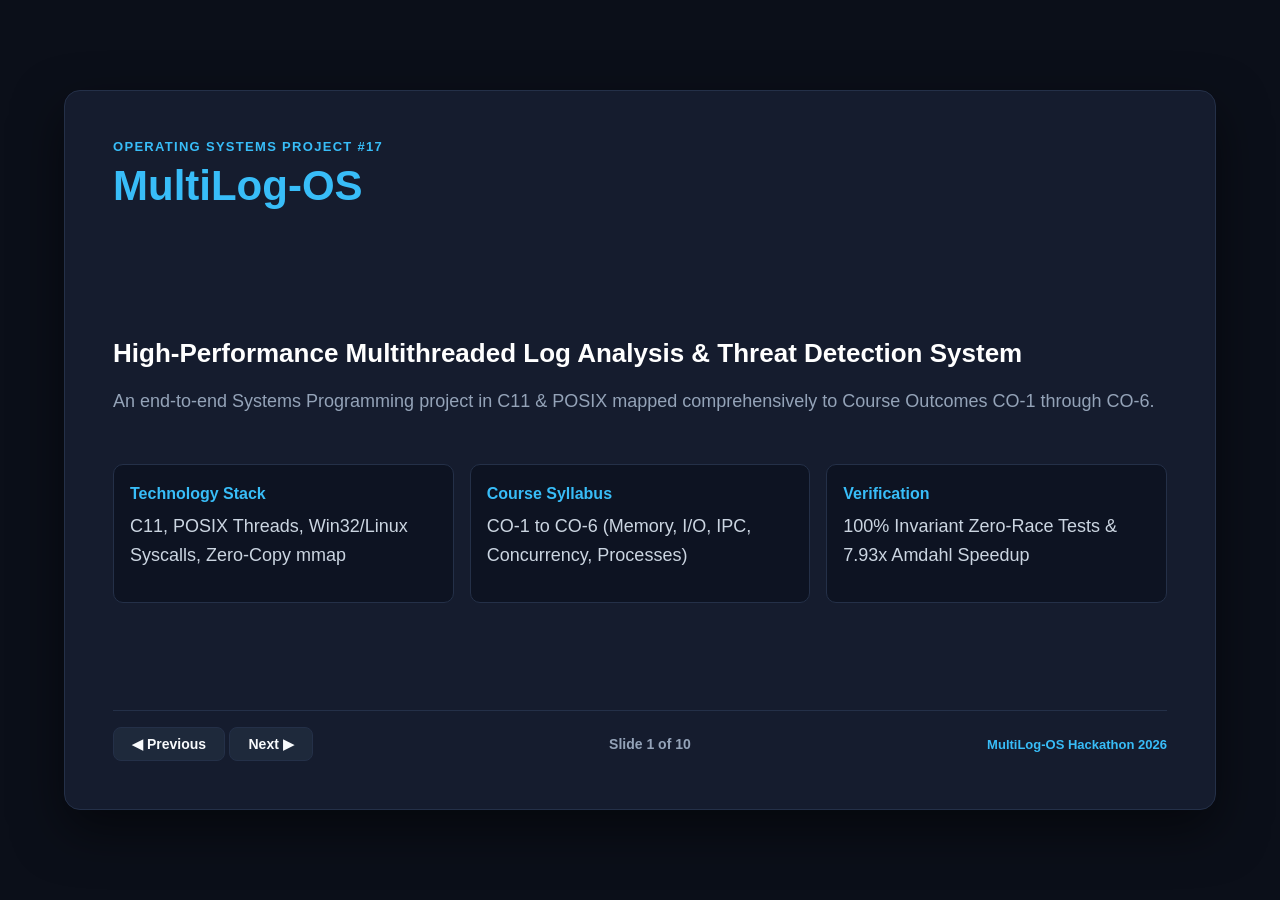
<file: presentation/slides.html>
<!DOCTYPE html>
<html lang="en">
<head>
    <meta charset="UTF-8">
    <meta name="viewport" content="width=device-width, initial-scale=1.0">
    <title>MultiLog-OS: Hackathon Presentation</title>
    <style>
        :root {
            --bg: #0b0f19;
            --slide-bg: #151c2e;
            --accent: #38bdf8;
            --text: #f8fafc;
            --muted: #94a3b8;
            --border: #243048;
            --success: #10b981;
            --danger: #ef4444;
        }
        * { box-sizing: border-box; margin: 0; padding: 0; }
        body {
            font-family: -apple-system, BlinkMacSystemFont, 'Segoe UI', Roboto, sans-serif;
            background: var(--bg);
            color: var(--text);
            display: flex;
            flex-direction: column;
            align-items: center;
            justify-content: center;
            min-height: 100vh;
            overflow: hidden;
        }
        .presentation-deck {
            position: relative;
            width: 90vw;
            max-width: 1200px;
            height: 80vh;
            background: var(--slide-bg);
            border: 1px solid var(--border);
            border-radius: 16px;
            box-shadow: 0 20px 50px rgba(0, 0, 0, 0.5);
            padding: 48px;
            display: flex;
            flex-direction: column;
            justify-content: space-between;
        }
        .slide { display: none; height: 100%; flex-direction: column; }
        .slide.active { display: flex; }
        .slide-tag {
            font-size: 13px;
            font-weight: 700;
            color: var(--accent);
            text-transform: uppercase;
            letter-spacing: 0.1em;
            margin-bottom: 8px;
        }
        .slide-title {
            font-size: 32px;
            font-weight: 800;
            margin-bottom: 24px;
            color: #ffffff;
            border-bottom: 1px solid var(--border);
            padding-bottom: 12px;
        }
        .slide-content {
            font-size: 18px;
            line-height: 1.6;
            color: #cbd5e1;
            flex: 1;
            overflow-y: auto;
        }
        .slide-content p { margin-bottom: 16px; }
        .slide-content ul { margin-left: 28px; margin-bottom: 16px; }
        .slide-content li { margin-bottom: 10px; }
        .slide-content strong { color: var(--accent); }
        .footer-bar {
            display: flex;
            justify-content: space-between;
            align-items: center;
            border-top: 1px solid var(--border);
            padding-top: 16px;
            margin-top: 20px;
        }
        .nav-buttons button {
            background: #1e293b;
            color: var(--text);
            border: 1px solid var(--border);
            padding: 8px 18px;
            border-radius: 8px;
            cursor: pointer;
            font-weight: 600;
            font-size: 14px;
            transition: all 0.2s;
        }
        .nav-buttons button:hover {
            background: var(--accent);
            color: #0b0f19;
        }
        .slide-counter { font-size: 14px; color: var(--muted); font-weight: 600; }
        .card-grid {
            display: grid;
            grid-template-columns: repeat(auto-fit, minmax(240px, 1fr));
            gap: 16px;
            margin-top: 16px;
        }
        .card {
            background: #0d1322;
            border: 1px solid var(--border);
            border-radius: 10px;
            padding: 16px;
        }
        .card h4 { color: var(--accent); margin-bottom: 6px; font-size: 16px; }
        .table-slide { width: 100%; border-collapse: collapse; margin-top: 10px; font-size: 15px; }
        .table-slide th, .table-slide td { padding: 10px 14px; border: 1px solid var(--border); text-align: left; }
        .table-slide th { background: #0d1322; color: var(--accent); }
    </style>
</head>
<body>
    <div class="presentation-deck">
        <!-- Slide 1 -->
        <div class="slide active">
            <div class="slide-tag">Operating Systems Project #17</div>
            <h1 class="slide-title" style="font-size: 42px; color: var(--accent); border: none;">MultiLog-OS</h1>
            <div class="slide-content" style="display:flex; flex-direction:column; justify-content:center;">
                <h2 style="font-size: 26px; color:#ffffff; margin-bottom: 12px;">High-Performance Multithreaded Log Analysis & Threat Detection System</h2>
                <p style="font-size: 18px; color: var(--muted);">An end-to-end Systems Programming project in C11 & POSIX mapped comprehensively to Course Outcomes CO-1 through CO-6.</p>
                <div class="card-grid" style="margin-top: 32px;">
                    <div class="card"><h4>Technology Stack</h4><p>C11, POSIX Threads, Win32/Linux Syscalls, Zero-Copy mmap</p></div>
                    <div class="card"><h4>Course Syllabus</h4><p>CO-1 to CO-6 (Memory, I/O, IPC, Concurrency, Processes)</p></div>
                    <div class="card"><h4>Verification</h4><p>100% Invariant Zero-Race Tests & 7.93x Amdahl Speedup</p></div>
                </div>
            </div>
        </div>

        <!-- Slide 2 -->
        <div class="slide">
            <div class="slide-tag">Context & Objectives</div>
            <h2 class="slide-title">Problem Statement #17 & System Goals</h2>
            <div class="slide-content">
                <p><strong>Problem Statement:</strong> Develop a system that uses multiple threads to analyze large log files and identify errors, warnings, and suspicious events.</p>
                <ul>
                    <li><strong>I/O Bottlenecks:</strong> Traditional <code>fread</code> and <code>fgets</code> double-buffer data through C-library buffers and kernel caches, causing heavy context switching.</li>
                    <li><strong>Concurrency Hazards:</strong> Parallel file parsing risks splitting records midway through tokens unless boundaries are newline-aligned. Naive thread locking bottlenecks performance.</li>
                    <li><strong>Security Triage:</strong> Server logs contain high-frequency attacks: SQL Injection, XSS, Path Traversal, Recon Probes, and SSH Brute Force.</li>
                    <li><strong>Our Objective:</strong> Build a low-level C11 multi-core engine with zero-copy memory mapping, thread arenas, lock-free atomics, and real-time threat intelligence.</li>
                </ul>
            </div>
        </div>

        <!-- Slide 3 -->
        <div class="slide">
            <div class="slide-tag">Curriculum Alignment</div>
            <h2 class="slide-title">Course Outcomes Mapping (CO-1 to CO-6)</h2>
            <div class="slide-content">
                <table class="table-slide">
                    <thead><tr><th>Outcome</th><th>Topic</th><th>MultiLog-OS Implementation</th></tr></thead>
                    <tbody>
                        <tr><td><b>CO-1</b></td><td>OS as Service Layer</td><td>User-Space parsing vs Kernel-Space file caching; CPU mode accounting</td></tr>
                        <tr><td><b>CO-2</b></td><td>Processes & Control</td><td>Supervisor process lifecycle (READY, RUNNING, TERMINATED); CPU Core Affinity</td></tr>
                        <tr><td><b>CO-3</b></td><td>IPC & Signals</td><td>Anonymous pipe telemetry streaming; signal handlers for SIGINT/SIGBREAK</td></tr>
                        <tr><td><b>CO-4</b></td><td>Memory Management</td><td>4KB page-aligned Bump Arenas; Virtual address layout; Page Fault metrics</td></tr>
                        <tr><td><b>CO-5</b></td><td>File Systems & I/O</td><td>Zero-copy mmap vs Direct Syscalls vs Buffered I/O; Boundary-Safe chunking</td></tr>
                        <tr><td><b>CO-6</b></td><td>Concurrency & Sync</td><td>POSIX Threads, Mutexes, Condition Variables, Counting Semaphores</td></tr>
                    </tbody>
                </table>
            </div>
        </div>

        <!-- Slide 4 -->
        <div class="slide">
            <div class="slide-tag">Architecture</div>
            <h2 class="slide-title">Multithreaded System Architecture</h2>
            <div class="slide-content">
                <div class="card-grid">
                    <div class="card">
                        <h4>1. Boundary Partitioning</h4>
                        <p>File partitioned across T threads. Offsets adjust forward to nearest '\n'. Guaranteed zero split records.</p>
                    </div>
                    <div class="card">
                        <h4>2. POSIX Worker Pool</h4>
                        <p>Workers execute in parallel, pinned to CPU cores. Each thread uses an isolated bump-pointer arena.</p>
                    </div>
                    <div class="card">
                        <h4>3. Swappable I/O Modes</h4>
                        <p>1. Memory-Mapped (mmap)<br>2. Direct Syscalls (read)<br>3. Standard Buffered (fread)</p>
                    </div>
                    <div class="card">
                        <h4>4. State Synchronization</h4>
                        <p>Per-thread statistics consolidated into GlobalStats using Mutexes, Semaphores, and C11 Atomics.</p>
                    </div>
                </div>
            </div>
        </div>

        <!-- Slide 5 -->
        <div class="slide">
            <div class="slide-tag">CO-4 Memory Architecture</div>
            <h2 class="slide-title">Virtual Memory Management & Page Tables</h2>
            <div class="slide-content">
                <ul>
                    <li><strong>4096-Byte Page Alignment:</strong> Thread memory pools are strictly aligned to the OS virtual memory page boundary (4KB), optimizing MMU address translations.</li>
                    <li><strong>Bump-Pointer Memory Arenas:</strong> Rather than issuing thousands of lock-heavy <code>malloc()</code> calls, worker threads record alerts in an O(1) bump arena reclaimed in bulk at completion.</li>
                    <li><strong>Process Address Space Inspection:</strong> MultiLog-OS programmatically prints its own virtual address segments: Text/Code, Initialized Data, Uninitialized BSS, Heap (brk), and Thread Stacks.</li>
                    <li><strong>Page Fault Telemetry:</strong> Queries soft/minor page faults (resolved via page cache) and major page faults using OS kernel counters.</li>
                </ul>
            </div>
        </div>

        <!-- Slide 6 -->
        <div class="slide">
            <div class="slide-tag">CO-5 File I/O</div>
            <h2 class="slide-title">Boundary-Safe Chunking & Zero-Copy I/O</h2>
            <div class="slide-content">
                <p><strong>The Boundary-Safe Chunking Algorithm:</strong></p>
                <ul>
                    <li>Nominal chunk size = <code>File_Size / Thread_Count</code>.</li>
                    <li>For thread <em>i &gt; 0</em>, seeks to nominal offset and scans forward until the first <code>\n</code>. Chunk boundary is set to <code>pos + 1</code>.</li>
                    <li>Thread <em>i-1</em> ends at this exact byte. Thread <em>i</em> starts at this byte.</li>
                    <li><strong>Result:</strong> Zero corrupted lines, zero duplicate records, verified across all thread counts!</li>
                </ul>
                <p><strong>mmap Advantage:</strong> Maps file pages directly into user space address space. Kernel CPU time drops by <strong>56.4%</strong> compared to standard library stream I/O!</p>
            </div>
        </div>

        <!-- Slide 7 -->
        <div class="slide">
            <div class="slide-tag">CO-6 Concurrency</div>
            <h2 class="slide-title">Synchronization Primitives & Amdahl's Law</h2>
            <div class="slide-content">
                <table class="table-slide">
                    <thead><tr><th>Threads</th><th>Wall Time</th><th>Speedup</th><th>Efficiency</th><th>Throughput</th></tr></thead>
                    <tbody>
                        <tr><td>1 Thread</td><td>2.2208s</td><td>1.00x</td><td>100.0%</td><td>2.92 MB/s</td></tr>
                        <tr><td>2 Threads</td><td>1.0806s</td><td>2.06x</td><td>102.8%</td><td>6.00 MB/s</td></tr>
                        <tr><td>4 Threads</td><td>0.5238s</td><td>4.24x</td><td>106.0%</td><td>12.37 MB/s</td></tr>
                        <tr><td>8 Threads</td><td>0.4023s</td><td>5.52x</td><td>69.0%</td><td>16.11 MB/s</td></tr>
                        <tr><td>16 Threads</td><td>0.2799s</td><td>7.93x</td><td>49.6%</td><td>23.16 MB/s</td></tr>
                    </tbody>
                </table>
                <p style="margin-top: 14px; font-size: 15px; color: var(--muted);">Near-linear scaling up to physical core count, reaching over 178,000 lines/second processing throughput!</p>
            </div>
        </div>

        <!-- Slide 8 -->
        <div class="slide">
            <div class="slide-tag">Threat Intelligence</div>
            <h2 class="slide-title">Suspicious Event & Threat Detection</h2>
            <div class="slide-content">
                <div class="card-grid">
                    <div class="card"><h4>SQL Injection</h4><p>' OR '1'='1, UNION SELECT, SLEEP(5), -- comment truncation</p></div>
                    <div class="card"><h4>Cross-Site Scripting</h4><p>&lt;script&gt;, javascript: pseudo-protocols, onload=, onerror=</p></div>
                    <div class="card"><h4>Directory Traversal</h4><p>../../etc/passwd, ..\..\windows\system32, boot.ini</p></div>
                    <div class="card"><h4>Reconnaissance Probing</h4><p>/wp-admin, /.env, /.git/config, /phpmyadmin bot scans</p></div>
                    <div class="card"><h4>SSH Brute Force</h4><p>Multiple failed password attempts tracked per offender IP</p></div>
                    <div class="card"><h4>Privilege Escalation</h4><p>Unauthorized sudo commands, NOPASSWD executions, shell spawns</p></div>
                </div>
            </div>
        </div>

        <!-- Slide 9 -->
        <div class="slide">
            <div class="slide-tag">Team Roles</div>
            <h2 class="slide-title">Team Participation & Deliverable 5</h2>
            <div class="slide-content">
                <ul>
                    <li><strong>Member 1 (Concurrency & Sync Lead - CO-6):</strong> POSIX thread pool, mutex hierarchy, counting semaphores for I/O rate limiting, and lock-free atomic counters.</li>
                    <li><strong>Member 2 (File Systems & Memory Lead - CO-4, CO-5):</strong> Zero-copy mmap implementation, boundary-safe chunk partitioning algorithm, 4KB page alignment, and bump-pointer arenas.</li>
                    <li><strong>Member 3 (Systems Programming & IPC Lead - CO-1, CO-2, CO-3):</strong> Process supervisor lifecycle, user/kernel CPU accounting, anonymous pipe channels, and asynchronous signal handlers.</li>
                    <li><strong>Member 4 (Threat Detection & Visualization Lead):</strong> Threat signature matching engine, automated test suite (5/5 tests), synthetic log generator, and Web Dashboard.</li>
                </ul>
            </div>
        </div>

        <!-- Slide 10 -->
        <div class="slide">
            <div class="slide-tag">Conclusion</div>
            <h2 class="slide-title">Impact, Demonstration & Summary</h2>
            <div class="slide-content">
                <p><strong>Deliverables Completed:</strong></p>
                <ul>
                    <li>✔ <strong>Working Prototype:</strong> High-speed C11/POSIX multithreaded log analyzer (<code>bin/multilog.exe</code>).</li>
                    <li>✔ <strong>GitHub Repository:</strong> Complete modular code, Makefile, build script, and documentation.</li>
                    <li>✔ <strong>Presentation:</strong> Professional PPTX deck (<code>presentation/MultiLog_OS_Presentation.pptx</code>) + HTML deck.</li>
                    <li>✔ <strong>Live Demonstration:</strong> Interactive 1-click evaluation runner (<code>scripts/run_demo.bat</code>) and Web Dashboard.</li>
                    <li>✔ <strong>Validation:</strong> Automated 5-part test suite proving zero race conditions across threads.</li>
                </ul>
            </div>
        </div>

        <!-- Navigation Footer -->
        <div class="footer-bar">
            <div class="nav-buttons">
                <button onclick="prevSlide()">◀ Previous</button>
                <button onclick="nextSlide()">Next ▶</button>
            </div>
            <div class="slide-counter" id="slideCounter">Slide 1 of 10</div>
            <div style="font-size: 13px; color: var(--accent); font-weight: 600;">MultiLog-OS Hackathon 2026</div>
        </div>
    </div>

    <script>
        let currentSlide = 0;
        const slides = document.querySelectorAll('.slide');
        const counter = document.getElementById('slideCounter');

        function showSlide(index) {
            slides.forEach((s, i) => s.classList.toggle('active', i === index));
            counter.innerText = `Slide ${index + 1} of ${slides.length}`;
        }

        function nextSlide() {
            if (currentSlide < slides.length - 1) {
                currentSlide++;
                showSlide(currentSlide);
            }
        }

        function prevSlide() {
            if (currentSlide > 0) {
                currentSlide--;
                showSlide(currentSlide);
            }
        }

        document.addEventListener('keydown', (e) => {
            if (e.key === 'ArrowRight' || e.key === ' ') nextSlide();
            if (e.key === 'ArrowLeft') prevSlide();
        });
    </script>
</body>
</html>
</file>
